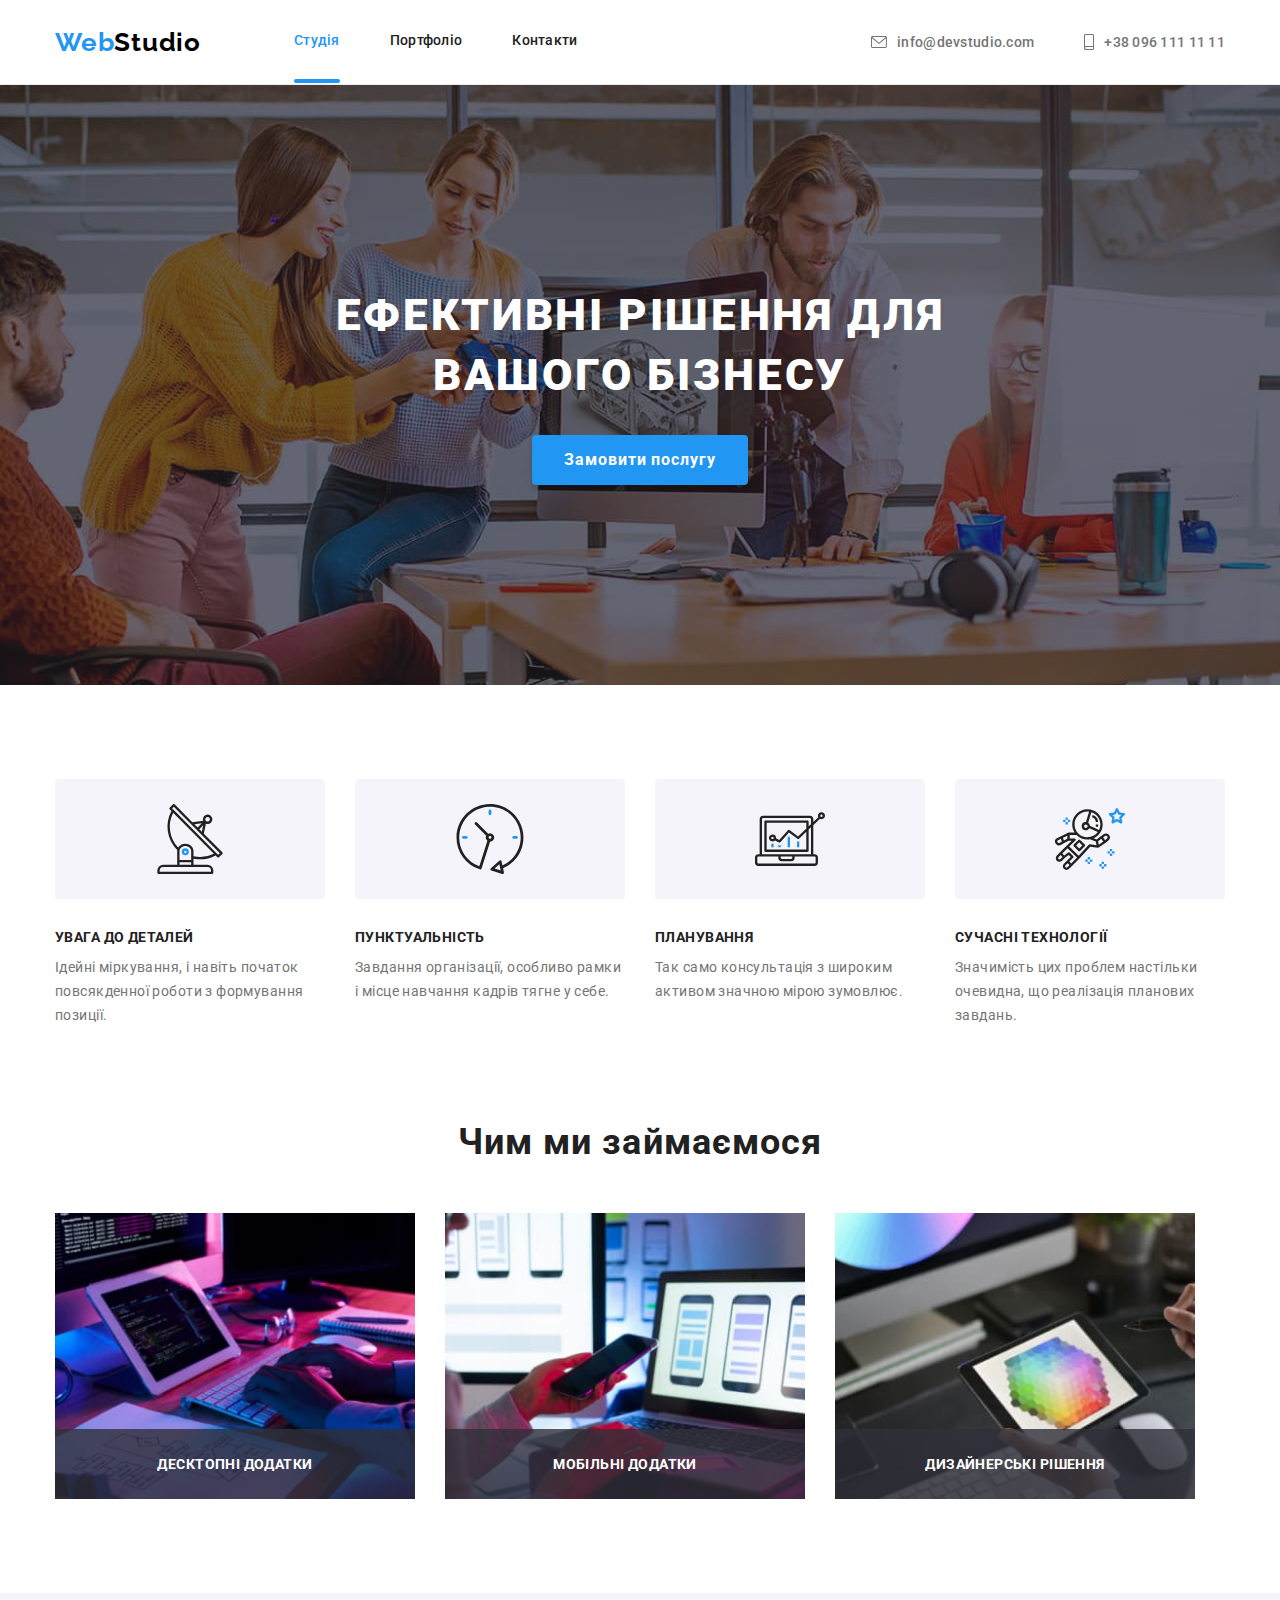
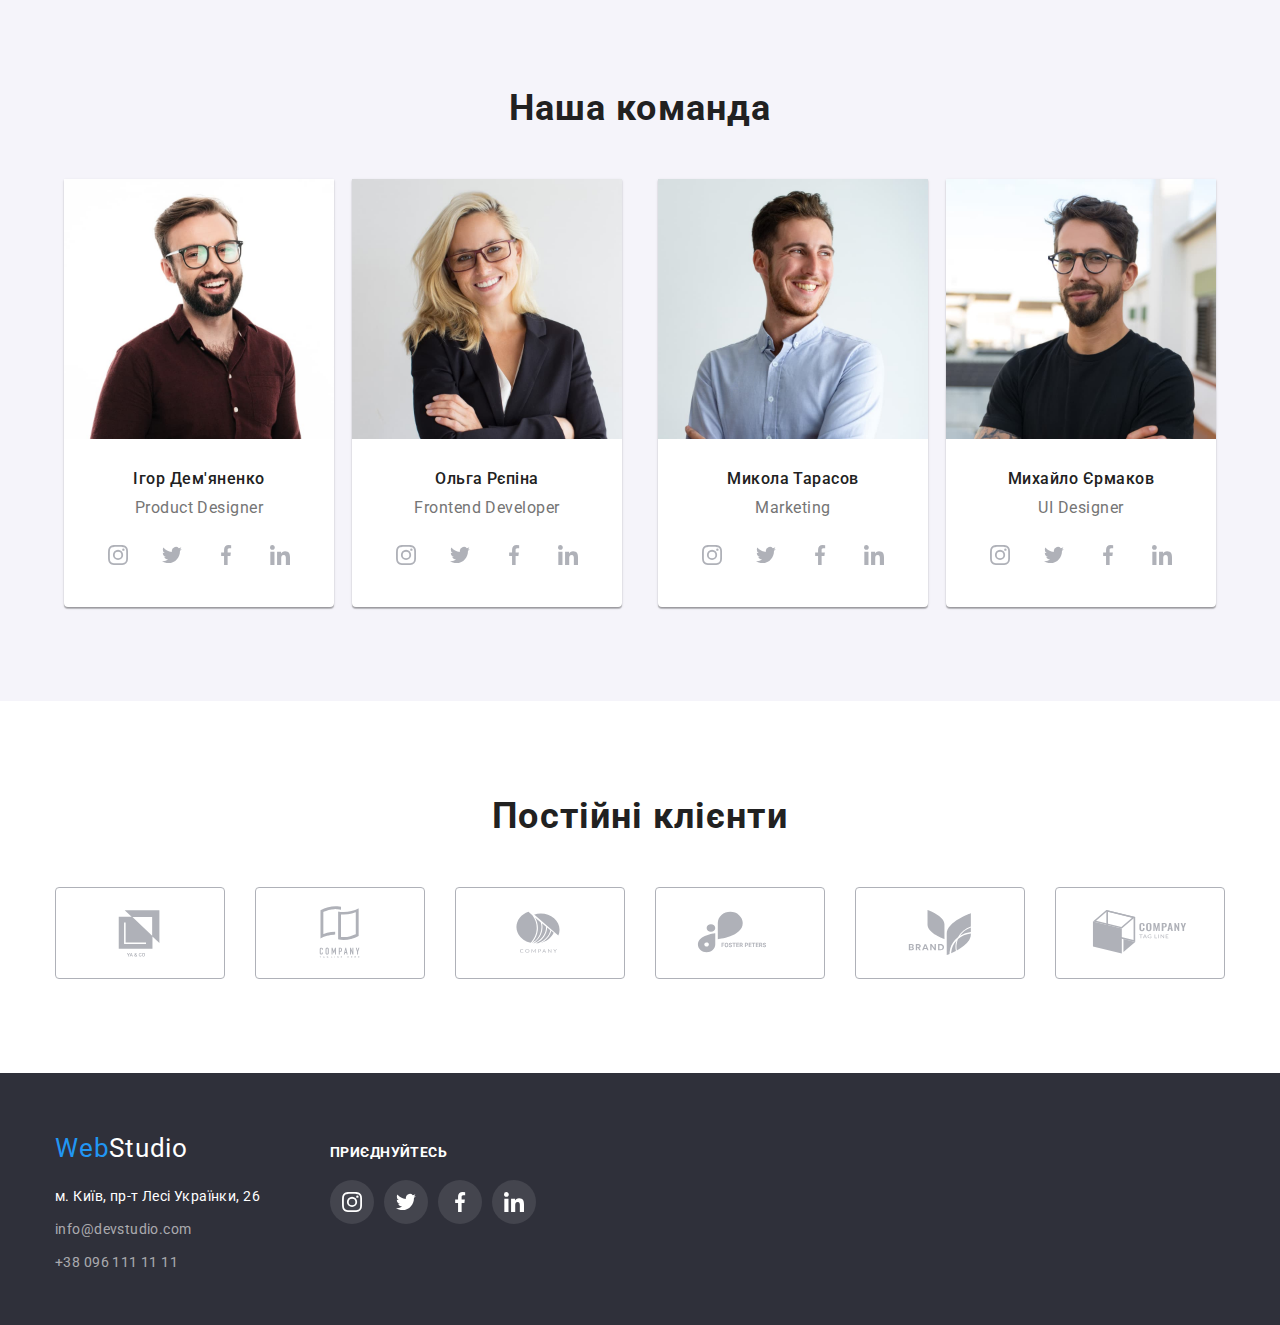
<file: index.html>
<!DOCTYPE html>
<html lang="uk">

<head>
    <meta charset="UTF-8">
    <meta http-equiv="X-UA-Compatible" content="IE=edge">
    <meta name="viewport" content="width=device-width, initial-scale=1.0">
    <title>home-work5</title>

    <link rel="preconnect" href="https://fonts.googleapis.com">
    <link rel="preconnect" href="https://fonts.gstatic.com" crossorigin>
    <link
        href="https://fonts.googleapis.com/css2?family=Raleway:wght@700&family=Roboto:wght@400;500;700;900&display=swap"
        rel="stylesheet">
    <link rel="stylesheet"
        href="https://cdnjs.cloudflare.com/ajax/libs/modern-normalize/1.1.0/modern-normalize.min.css">
    <link rel="stylesheet" href="./css/styles.css" />
</head>

<body>
    <!-- Шапка та навігація -->
    <header class="header">
        <div class="container header-container">
            <nav class="header-nav">
                <a class="header-logo link" href="index.html">
                    Web<span class="header-studio link">Studio</span>
                </a>
                <ul class="site-nav list">
                    <li class="item"><a class="header-list-link link list-aktive-link curent" href="./">Студія</a></li>
                    <li class="item"><a class="header-list-link link list-aktive-link"
                            href="./portfolio.html">Портфоліо</a></li>
                    <li class="item"><a class="header-list-link link list-aktive-link" href="#contakts">Контакти</a>
                    </li>
                </ul>
            </nav>
            <ul class="header-contakt list">
                <li class="item ">
                    <a class="header-mail-link header-list-link item link list-aktive-link"
                        href="mailto:info@devstudio.com">
                        <svg class="contacts-icon" width="16px" height="12px">
                            <use href="./images/sotset.svg#icon-envelope"></use>
                        </svg>
                        info@devstudio.com
                    </a>
                </li>
                <li class="item "><a class="header-mail-link header-list-link item link list-aktive-link"
                        href="tel:+380961111111">

                        <svg class="contacts-icon" width="10px" height="16px">
                            <use href="./images/sotset.svg#icon-smartphone"></use>
                        </svg>
                        +38 096 111 11 11</a></li>
            </ul>
        </div>
    </header>
    <main>

        <section class="hero">
            <div class="geroy">
                <h1 class="hero-title">Ефективні рішення для вашого бізнесу</h1>

                <button class="hero-buton button carts-button" type="button" data-modal-open> Замовити послугу</button>
                <div class="backdrop is-hidden" data-modal>
                    <div class="modal">
                        <button class="button-close" type="button" data-modal-close>
                            <svg class="close" width="18px" height="18px">
                                <use href="./images/close.svg#icon-close"></use>
                            </svg>
                        </button>
                    </div>
                </div>
            </div>
        </section>
        <section class="about section">
            <div class="container">
                <ul class="about-list list">
                    <li class="item list-item icon-antenna">
                        <h3 class="about-list-text">УВАГА ДО ДЕТАЛЕЙ</h3>
                        <p class="about-list-text2">Ідейні міркування, і навіть початок повсякденної роботи з формування
                            позиції.</p>
                    </li>
                    <li class="item list-item icon-clock">
                        <h3 class="about-list-text">ПУНКТУАЛЬНІСТЬ</h3>
                        <p class="about-list-text2">Завдання організації, особливо рамки і місце навчання кадрів тягне у
                            себе.</p>
                    </li>

                    <li class="item list-item icon-diagram">
                        <h3 class="about-list-text">ПЛАНУВАННЯ</h3>
                        <p class="about-list-text2">Так само консультація з широким активом значною мірою зумовлює.</p>
                    </li>
                    <li class="item list-item icon-astronaut">
                        <h3 class="about-list-text">СУЧАСНІ ТЕХНОЛОГІЇ</h3>
                        <p class="about-list-text2">Значимість цих проблем настільки очевидна, що реалізація планових
                            завдань.</p>

                    </li>
                </ul>
        </section>
        <section class=" devaise">
            <div class="container">
                <h2 class="name-comands-text">Чим ми займаємося</h2>

                <ul class="devaise-ul list">
                    <li class="devaise-list-text">
                        <div class="img">
                            <img class="devaise-list-img" src="./images/img1.jpg" alt="робота за комп'ютером"
                                width="370" height="294">
                            <p class="descr">Десктопні додатки</p>
                        </div>
                        <div class="img">
                            <img class="devaise-list-img" src="./images/img2.jpg" alt="синхронізація ПК і тел"
                                width="370" height="294">
                            <p class="descr">Мобільні додатки</p>
                        </div>
                        <div class="img">
                            <img class="devaise-list-img" src="./images/img3.jpg" alt="спектр" width="370" height="294">
                            <p class="descr">Дизайнерські рішення</p>
                        </div>
                    </li>
                </ul>
            </div>
        </section>
        <section class="name-comands section">
            <div class="container">
                <h2 class="name-comands-text">Наша команда</h2>
                <ul class="name-comands-list list">
                    <li class="name-comands-programist">
                        <img class="name-comands-img" src="./images/Designer.jpg" alt="перший-член-команди" width="270">
                        <div class="container-commands-cart">
                            <h3 class="name-programist">Ігор Дем'яненко</h3>
                            <p class="name-profesion icon">Product Designer</p>
                            <ul class="sotset list">
                                <li class="social-item">
                                    <a class="link" href="https://www.instagram.com/">
                                        <svg class="sotset-icon" width="20px" height="20px">
                                            <use href="./images/sotset.svg#icon-instagram"></use>
                                        </svg>
                                    </a>
                                </li>
                                <li class="social-item">
                                    <a class="link" href="https://twitter.com/">
                                        <svg class="sotset-icon" width="20px" height="20px">
                                            <use href="./images/sotset.svg#icon-twitter"></use>
                                        </svg>
                                    </a>
                                </li>
                                <li class="social-item">
                                    <a class="link" href="https://www.facebook.com/">
                                        <svg class="sotset-icon" width="20px" height="20px">
                                            <use href="./images/sotset.svg#icon-facebook"></use>
                                        </svg>
                                    </a>
                                </li>
                                <li class="social-item">
                                    <a class="link" href="https://www.linkedin.com/">
                                        <svg class="sotset-icon" width="20px" height="20px">
                                            <use href="./images/sotset.svg#icon-linkedin"></use>
                                        </svg>
                                    </a>
                                </li>
                            </ul>


                    <li class="name-comands-programist">
                        <img class="name-comands-img" src="./images/Developer.jpg" alt="другий-член-команди"
                            width="270">
                        <div class="container-commands-cart">
                            <h3 class="name-programist">Ольга Рєпіна</h3>
                            <p class="name-profesion">Frontend Developer</p>
                            <ul class="sotset list">
                                <li class="social-item">
                                    <a class="link" href="https://www.instagram.com/">
                                        <svg class="sotset-icon" width="20px" height="20px">
                                            <use href="./images/sotset.svg#icon-instagram"></use>
                                        </svg>
                                    </a>
                                </li>
                                <li class="social-item">
                                    <a class="link" href="https://twitter.com/">
                                        <svg class="sotset-icon" width="20px" height="20px">
                                            <use href="./images/sotset.svg#icon-twitter"></use>
                                        </svg>
                                    </a>
                                </li>
                                <li class="social-item">
                                    <a class="link" href="https://www.facebook.com/">
                                        <svg class="sotset-icon" width="20px" height="20px">
                                            <use href="./images/sotset.svg#icon-facebook"></use>
                                        </svg>
                                    </a>
                                </li>
                                <li class="social-item">
                                    <a class="link" href="https://www.linkedin.com/">
                                        <svg class="sotset-icon" width="20px" height="20px">
                                            <use href="./images/sotset.svg#icon-linkedin"></use>
                                        </svg>
                                    </a>
                                </li>
                            </ul>


                    <li>
                    <li class="name-comands-programist">
                        <img class="name-comands-img" src="./images/Marketing.jpg" alt="третій-член-команди"
                            width="270">
                        <div class="container-commands-cart">
                            <h3 class="name-programist">Микола Тарасов</h3>
                            <p class="name-profesion">Marketing</p>
                            <ul class="sotset list">
                                <li class="social-item">
                                    <a class="link" href="https://www.instagram.com/">
                                        <svg class="sotset-icon" width="20px" height="20px">
                                            <use href="./images/sotset.svg#icon-instagram"></use>
                                        </svg>
                                    </a>
                                </li>
                                <li class="social-item">
                                    <a class="link" href="https://twitter.com/">
                                        <svg class="sotset-icon" width="20px" height="20px">
                                            <use href="./images/sotset.svg#icon-twitter"></use>
                                        </svg>
                                    </a>
                                </li>
                                <li class="social-item">
                                    <a class="link" href="https://www.facebook.com/">
                                        <svg class="sotset-icon" width="20px" height="20px">
                                            <use href="./images/sotset.svg#icon-facebook"></use>
                                        </svg>
                                    </a>
                                </li>
                                <li class="social-item">
                                    <a class="link" href="https://www.linkedin.com/">
                                        <svg class="sotset-icon" width="20px" height="20px">
                                            <use href="./images/sotset.svg#icon-linkedin"></use>
                                        </svg>
                                    </a>
                                </li>
                            </ul>
                    <li class="name-comands-programist">
                        <img class="name-comands-img" src="./images/UI-Designer.jpg" alt="четвертий-член-команди"
                            width="270">
                        <div class="container-commands-cart">
                            <h3 class="name-programist">Михайло Єрмаков</h3>
                            <p class="name-profesion">UI Designer</p>

                            <ul class="sotset list">
                                <li class="social-item">
                                    <a class="link" href="https://www.instagram.com/">
                                        <svg class="sotset-icon" width="20px" height="20px">
                                            <use href="./images/sotset.svg#icon-instagram"></use>
                                        </svg>
                                    </a>
                                </li>
                                <li class="social-item">
                                    <a class="link" href="https://twitter.com/">
                                        <svg class="sotset-icon" width="20px" height="20px">
                                            <use href="./images/sotset.svg#icon-twitter"></use>
                                        </svg>
                                    </a>
                                </li>
                                <li class="social-item">
                                    <a class="link" href="https://www.facebook.com/">
                                        <svg class="sotset-icon" width="20px" height="20px">
                                            <use href="./images/sotset.svg#icon-facebook"></use>
                                        </svg>
                                    </a>
                                </li>
                                <li class="social-item">
                                    <a class="link" href="https://www.linkedin.com/">
                                        <svg class="sotset-icon" width="20px" height="20px">
                                            <use href="./images/sotset.svg#icon-linkedin"></use>
                                        </svg>
                                    </a>
                                </li>
                            </ul>
                        </div>
                    </li>
                </ul>
            </div>
        </section>
        <section class="section">
            <div class="container">

                <h2 class="name-comands-text">Постійні клієнти</h2>
                <ul class="client list">
                    <li>
                        <a href="" class="permanent-clients link">
                            <svg class="svg-icon" width="106px" height="60px">
                                <use href="./images/sotset.svg#icon-Client1"></use>
                            </svg>
                        </a>
                    </li>
                    <li>
                        <a href="" class=" permanent-clients link">
                            <svg class="svg-icon" width="106px" height="60px">
                                <use href="./images/sotset.svg#icon-Client2"></use>
                            </svg>
                        </a>
                    </li>
                    <li>
                        <a href="" class="permanent-clients link">
                            <svg class="svg-icon" width="106px" height="60px">
                                <use href="./images/sotset.svg#icon-Client3"></use>
                            </svg>
                        </a>
                    </li>
                    <li>
                        <a href="" class="permanent-clients link">
                            <svg class="svg-icon" width="106px" height="60px">
                                <use href="./images/sotset.svg#icon-Client4"></use>
                            </svg>
                        </a>
                    </li>
                    <li>
                        <a href="" class=" permanent-clients link">
                            <svg class="svg-icon" width="106px" height="60px">
                                <use href="./images/sotset.svg#icon-Client5"></use>
                            </svg>
                        </a>
                    </li>
                    <li>
                        <a href="" class="permanent-clients link">
                            <svg class="svg-icon" width="106px" height="60px">
                                <use href="./images/sotset.svg#icon-Client6"></use>
                            </svg>
                        </a>
                    </li>
                </ul>
            </div>
        </section>
    </main>
    <footer class="footer">
        <div class="container footer-container">
            <div class="ft-info">
                <a class="footer-logo link" href="index.html">
                    Web<span class="footer-logo-studio">Studio</span>
                </a>
                <address id="contakts" class="footer-adres">
                    <ul class="footer-ul list">
                        <li class="item"><a class="footer-list-item list-aktive-link link"
                                href="https://goo.gl/maps/NmpcZfHMNgNycroPA">м.
                                Київ,
                                пр-т Лесі Українки, 26</a></li>
                        <li class="item"><a class="footer-item list-aktive-link link"
                                href="mail:info@devstudio.com">info@devstudio.com</a>
                        </li>
                        <li class="item"><a class="footer-item list-aktive-link link" href="tel:+380961111111">+38 096
                                111 11 11</a></li>
                    </ul>
                </address>
            </div>
            <div class="ft-info">
                <h2 class="priednuysa">приєднуйтесь</h2>
                <ul class="social-ul list">
                    <li class="social-item-ft">
                        <a href="" class="link-icon link">
                            <svg width="20px" height="20px">
                                <use href="./images/sotset.svg#icon-instagram"></use>
                            </svg>
                        </a>
                    </li>
                    <li class="social-item-ft">
                        <a href="" class="link-icon link">
                            <svg width="20px" height="20px">
                                <use href="./images/sotset.svg#icon-twitter"></use>
                            </svg>
                        </a>
                    </li>
                    <li class="social-item-ft">
                        <a href="" class="link-icon link">
                            <svg width="20px" height="20px">
                                <use href="./images/sotset.svg#icon-facebook"></use>
                            </svg>
                        </a>
                    </li>
                    <li class="social-item-ft">
                        <a href="" class="link-icon link">
                            <svg class="sotset-icon" width="20px" height="20px">
                                <use href="./images/sotset.svg#icon-linkedin"></use>
                            </svg>
                        </a>
                    </li>

                </ul>

            </div>
        </div>
    </footer>
    <script src="./js/modal.js"></script>
</body>

</html>
</file>
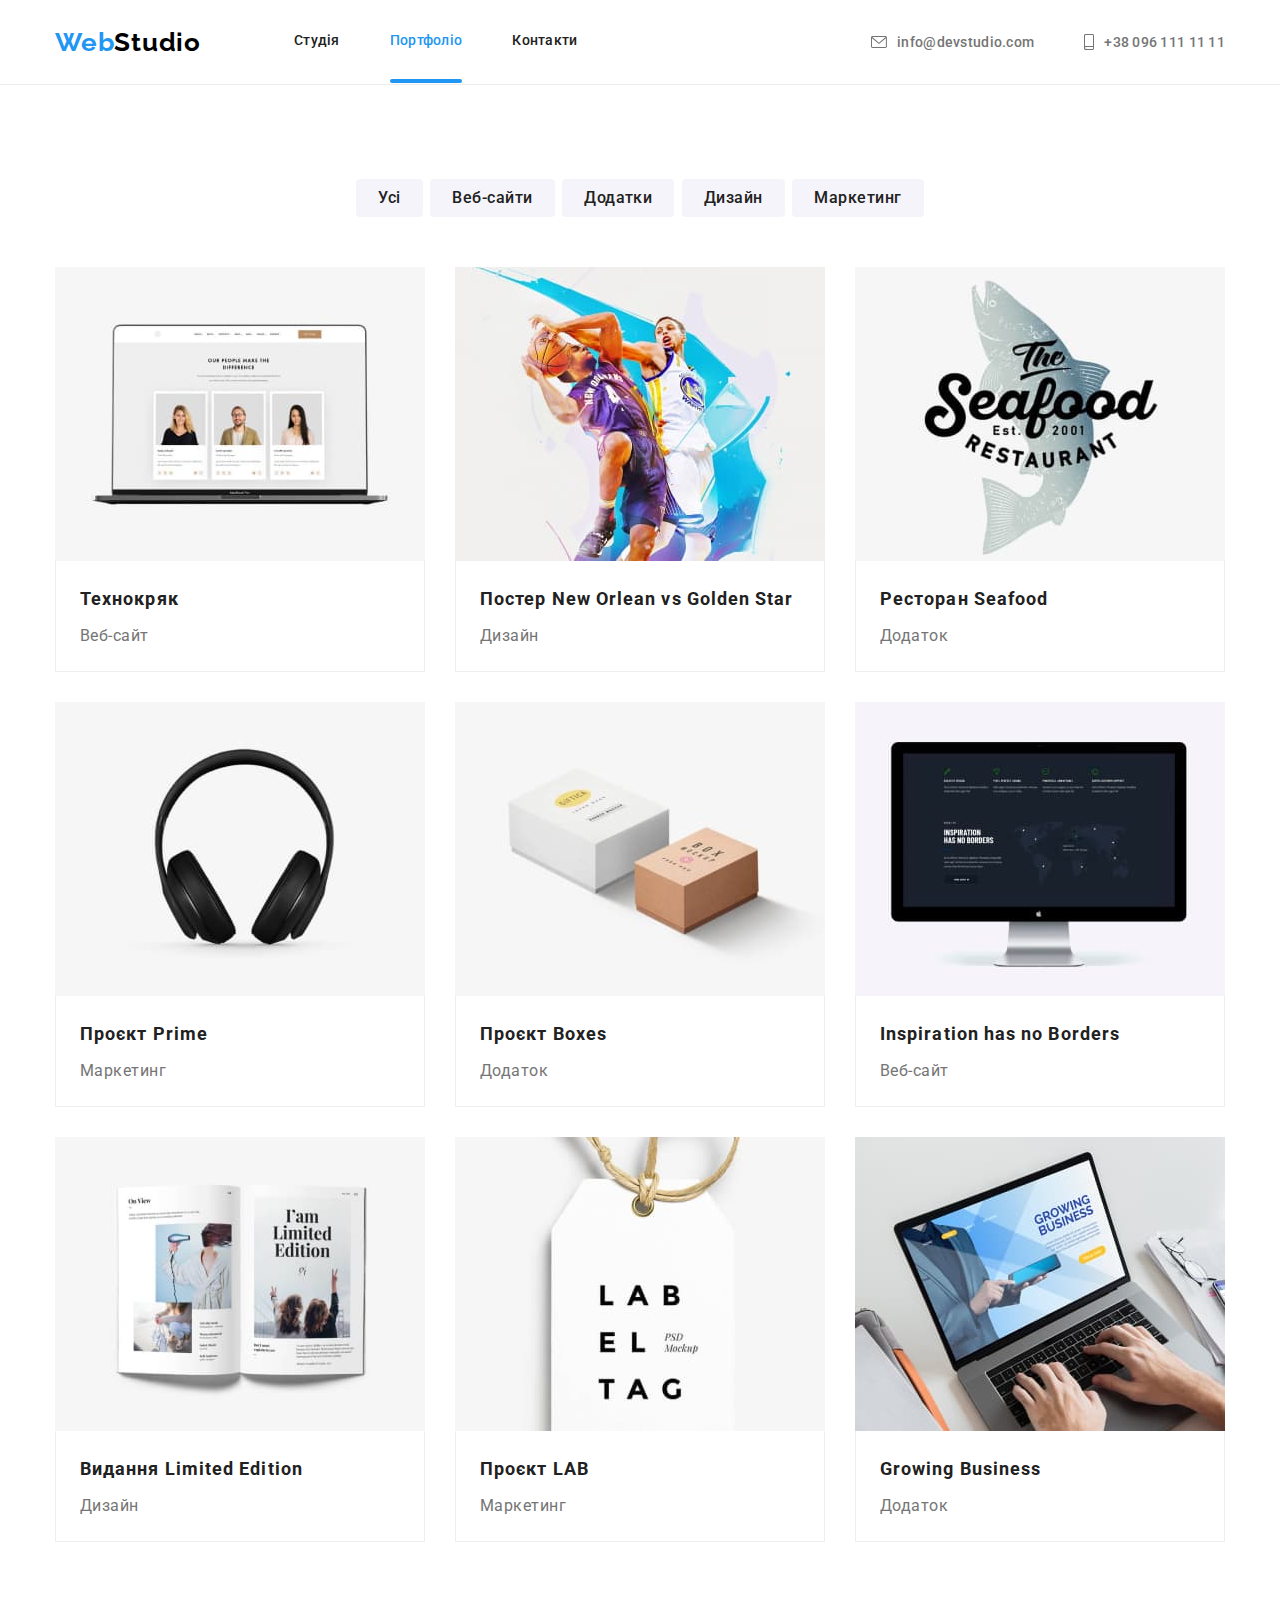
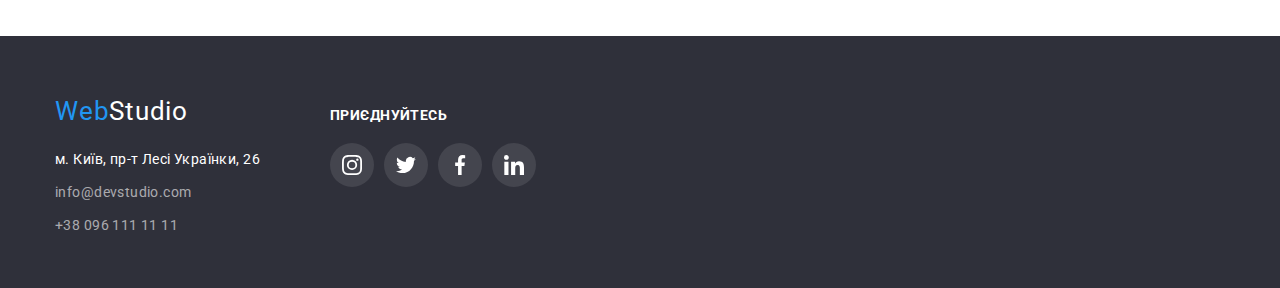
<file: portfolio.html>
<!DOCTYPE html>
<html lang="uk">

<head>
    <meta charset="UTF-8">
    <meta http-equiv="X-UA-Compatible" content="IE=edge">
    <meta name="viewport" content="width=device-width, initial-scale=1.0">
    <title>home-work5</title>
    <link rel="preconnect" href="https://fonts.googleapis.com">
    <link rel="preconnect" href="https://fonts.gstatic.com" crossorigin>
    <link
        href="https://fonts.googleapis.com/css2?family=Raleway:wght@700&family=Roboto:wght@400;500;700;900&display=swap"
        rel="stylesheet">
    <link rel="stylesheet"
        href="https://cdnjs.cloudflare.com/ajax/libs/modern-normalize/1.1.0/modern-normalize.min.css">
    <link rel="stylesheet" href="./css/styles.css" />
</head>

<body>
    <!-- Шапка та навігація -->
    <header class="header">
        <div class="container header-container">
            <nav class="header-nav">
                <a class="header-logo link" href="index.html">
                    Web<span class="header-studio link">Studio</span>
                </a>
                <ul class="site-nav list">
                    <li class="item"><a class="header-list-link link list-aktive-link"
                            href="./">Студія</a></li>
                    <li class="item"><a class="header-list-link link list-aktive-link curent"
                            href="./portfolio.html" >Портфоліо</a></li>
                    <li class="item"><a class="header-list-link link list-aktive-link"
                            href="#contakts">Контакти</a></li>
                </ul>
            </nav>
            <ul class="header-contakt list">
                <li class="item ">
                  <a class="header-mail-link header-list-link item link list-aktive-link" href="mailto:info@devstudio.com">
                    <svg class="contacts-icon" width="16px" height="12px">
                      <use href="./images/sotset.svg#icon-envelope"></use>
                    </svg>
                    info@devstudio.com
                  </a>
                </li>
                <li class="item "><a class="header-mail-link header-list-link item link list-aktive-link" href="tel:+380961111111">
                    
                    <svg class="contacts-icon" width="10px" height="16px">
                      <use href="./images/sotset.svg#icon-smartphone"></use>
                    </svg>
                    +38 096 111 11 11</a></li>
              </ul>
        </div>
    </header>
    <main>
        <section class="section">
            <div class="container">
                <h1 class="visually-hidden">Портфоліо</h1>
                <ul class="client-list list">
                    <li class="item"> <button class="button-portholio button" type="button">Усі</button> </li>
                    <li class="item"> <button class="button-portholio button" type="button">Веб-сайти</button> </li>
                    <li class="item"> <button class="button-portholio button" type="button">Додатки</button> </li>
                    <li class="item"> <button class="button-portholio button" type="button">Дизайн</button> </li>
                    <li class="item"> <button class="button-portholio button" type="button"> Маркетинг</button></li>
                </ul>
                <ul class="list portfolio-blok">
                    <li class="portholio-item">
                        <a href="" class="link">
                            <div class="poster">
                        <img class="poster-img" src="./images/Web-site.jpg" alt="" width="370" height="294">
                        <p class="poster-list">Ресурс пропонує комплексні пропозиції з різним рівнем функціоналу та сервісів. Все це дозволить відвідувачу отримати вичерпні відомості про компанію чи приватну особу.</p>
                    </div>
                        <div class="container-cards">
                        <h2 class="poster-text">Технокряк</h2>
                        <p class="poster-text2">Веб-сайт</p>
                        </div>
                        </a>
                    </li>
                    <li class="portholio-item">
            <a href="" class="link">
                <div class="poster">
                        <img class="poster-img" src="./images/New-Orlean-vs-Golden-Star.jpg" alt="" width="370"
                            height="294">
                            <p class="poster-list">Ресурс пропонує комплексні пропозиції з різним рівнем функціоналу та сервісів. Все це дозволить відвідувачу отримати вичерпні відомості про компанію чи приватну особу.</p>
                        </div>
                            <div class="container-cards">
                        <h2 class="poster-text">Постер New Orlean vs Golden Star</h2>
                        <p class="poster-text2">Дизайн</p>
                        </div>
                        </a>
                    </li>
                    
                    <li class="portholio-item">
                        <a href="" class="link">
                            <div class="poster">
                        <img class="poster-img" src="./images/Seafood.jpg" alt="" width="370" height="294">
                        <p class="poster-list">Ресурс пропонує комплексні пропозиції з різним рівнем функціоналу та сервісів. Все це дозволить відвідувачу отримати вичерпні відомості про компанію чи приватну особу.</p>
                    </div>
                        <div class="container-cards">
                        <h2 class="poster-text">Ресторан Seafood</h2>
                        <p class="poster-text2">Додаток</p>
                        </div>
                        </a>
                    </li>
                    
                    <li class="portholio-item">
                        <a href="" class="link">
                            <div class="poster">
                        <img class="poster-img" src="./images/Prime.jpg" alt="" width="370" height="294">
                        <p class="poster-list">Ресурс пропонує комплексні пропозиції з різним рівнем функціоналу та сервісів. Все це дозволить відвідувачу отримати вичерпні відомості про компанію чи приватну особу.</p>
                    </div>
                        <div class="container-cards">
                        <h2 class="poster-text">Проєкт Prime</h2>
                        <p class="poster-text2">Маркетинг</p>
                        </div>
                        </a>
                    </li>
                    
                    <li class="portholio-item">
                        <a href="" class="link">
                            <div class="poster">
                        <img class="poster-img" src="./images/Boxes.jpg" alt="" width="370" height="294">
                        <p class="poster-list">Ресурс пропонує комплексні пропозиції з різним рівнем функціоналу та сервісів. Все це дозволить відвідувачу отримати вичерпні відомості про компанію чи приватну особу.</p>
                    </div>
                        <div class="container-cards">
                        <h2 class="poster-text">Проєкт Boxes</h2>
                        <p class="poster-text2">Додаток</p>
                        </div>
                        </a>
                    </li>
                    
                    <li class="portholio-item">
                        <a href="" class="link">
                            <div class="poster">
                        <img class="poster-img" src="./images/Inspiration-has-no-Borders.jpg" alt="" width="370"
                            height="294">
                            <p class="poster-list">Ресурс пропонує комплексні пропозиції з різним рівнем функціоналу та сервісів. Все це дозволить відвідувачу отримати вичерпні відомості про компанію чи приватну особу.</p>
                        </div>
                            <div class="container-cards">
                        <h2 class="poster-text">Inspiration has no Borders</h2>
                        <p class="poster-text2">Веб-сайт</p>
                        </div>
                        </a>
                    </li>
                    
                    <li class="portholio-item">
                        <a href="" class="link">
                            <div class="poster">
                        <img class="poster-img" src="./images/Limited-Edition.jpg" alt="" width="370" height="294">
                        <p class="poster-list">Ресурс пропонує комплексні пропозиції з різним рівнем функціоналу та сервісів. Все це дозволить відвідувачу отримати вичерпні відомості про компанію чи приватну особу.</p>
                    </div>
                        <div class="container-cards">
                        <h2 class="poster-text">Видання Limited Edition</h2>
                        <p class="poster-text2">Дизайн</p>
                        </div>
                        </a>
                    </li>
                    
                    <li class="portholio-item">
                        <a href="" class="link">
                            <div class="poster">
                        <img class="poster-img" src="./images/LAB.jpg" alt="" width="370" height="294">
                        <p class="poster-list">Ресурс пропонує комплексні пропозиції з різним рівнем функціоналу та сервісів. Все це дозволить відвідувачу отримати вичерпні відомості про компанію чи приватну особу.</p>
                    </div>
                        <div class="container-cards">
                        <h3 class="poster-text">Проєкт LAB</h3>
                        <p class="poster-text2">Маркетинг</p>
                        </div>
                        </a>
                    </li>
                    
                    <li class="portholio-item">
                        <a href="" class="link">
                            <div class="poster">
                        <img class="poster-img" src="./images/Growing-Business.jpg" alt="" width="370" height="294">
                        <p class="poster-list">Ресурс пропонує комплексні пропозиції з різним рівнем функціоналу та сервісів. Все це дозволить відвідувачу отримати вичерпні відомості про компанію чи приватну особу.</p>
                    </div>
                        <div class="container-cards">
                        <h2 class="poster-text">Growing Business</h2>
                        <p class="poster-text2">Додаток</p>
                        </div>
                        </a>
                    </li>
                </ul>
            </div>
        </section>
    </main>
    <footer class="footer">
        <div class="container footer-container">
            <div class="ft-info">
                <a class="footer-logo link" href="index.html">
                    Web<span class="footer-logo-studio">Studio</span>
                </a>
                <address id="contakts" class="footer-adres">
                    <ul class="footer-ul list">
                        <li class="item"><a class="footer-list-item list-aktive-link link"
                                href="https://goo.gl/maps/NmpcZfHMNgNycroPA">м.
                                Київ,
                                пр-т Лесі Українки, 26</a></li>
                        <li class="item"><a class="footer-item list-aktive-link link"
                                href="mail:info@devstudio.com">info@devstudio.com</a>
                        </li>
                        <li class="item"><a class="footer-item list-aktive-link link" href="tel:+380961111111">+38 096
                                111 11 11</a></li>
                    </ul>
                </address>
            </div>
            <div class="ft-info">
                <h2 class="priednuysa">приєднуйтесь</h2>
                <ul class="social-ul list">
                    <li class="social-item-ft">
                        <a href="" class="link-icon link">
                            <svg width="20px" height="20px">
                                <use href="./images/sotset.svg#icon-instagram"></use>
                            </svg>
                        </a>
                    </li>
                    <li class="social-item-ft">
                        <a href="" class="link-icon link">
                            <svg width="20px" height="20px">
                                <use href="./images/sotset.svg#icon-twitter"></use>
                                </svg>
                        </a>
                    </li>
                    <li class="social-item-ft">
                        <a href="" class="link-icon link">
                            <svg width="20px" height="20px">
                                <use href="./images/sotset.svg#icon-facebook"></use>
                            </svg>
                        </a>
                    </li>
                    <li class="social-item-ft">
                        <a href="" class="link-icon link">
                            <svg class="sotset-icon" width="20px" height="20px">
                                <use href="./images/sotset.svg#icon-linkedin"></use>
                            </svg>
                        </a>
                    </li>

                </ul>

            </div>
        </div>
    </footer>
    <script src="./js/modal.js"></script>
</body>

</html>
</file>
<file: css/styles.css>
:root {
  --bg-header-color: #fff;
  --text-section-footer-color: #fff;
  --bg-color: #f5f5f5;
  --bg-screan-footer-color: #2f303a;
  --focus-color: #2196f3;
  --accent-color: #2196f3;
  --o-nas-color: #757575;
  --title-text-color: #212121;
  --comands-color: #f5f4fa;
  --logo-studia-color: #0000;
  --header-studio-color: #000000;
   --border-cards-color: #EEEEEE;
   --icon-currentColor: #AFB1B8;
   --icon-accent-partners-color:#2196F3;
    --icon-social-accent-color:#fff;
  }
 body {
  
   font-family: 'Roboto' , sans-serif ;
   background-color: var(--bg-header-color);
    fill: var(--icon-currentColor)
  }
/* header */
.list {
  list-style-type: none;
  padding: 0;
  margin: 0;
  
}
.container{
  padding-left: 15px;
  padding-right: 15px;
  width: 1200px;
  margin-left: auto;
  margin-right: auto;
}
h1, h2, h3, p {
  margin-top: 0;
  margin-bottom: 0;
}
.header {
  border-bottom: 1px solid #ECECEC;
}
  .header-nav{
display: flex;
align-items:center ;

  }
 
.header-container {
  display: flex;
align-items:center ;
}

.header-contakt {
  display: flex;
  margin-left: auto;
  
}

.header-contakt .item + .item {
  margin-left: 50px;
}
.site-nav{
  display: flex;
  margin-left: 93px;
}
.site-nav .item + .item{
 
  margin-left: 50px;
}
.site-nav .header-list-link {
  display: block;
 padding-top: 32px;
 padding-bottom: 32px;
}


.button {
  cursor: pointer;
}
.header-logo {
  font-family: "Raleway", sans-serif;
  font-weight: 700;
  font-size: 26px;
  line-height: calc(31 / 26);
  letter-spacing: 0.03em;
  color: var(--accent-color);
}

.header-studio {
  color: var(--header-studio-color);
}
.link {
  text-decoration: none;
}
img {
    display: block;
    max-width: 100%;
    height: auto;
}

.section {
  padding-top: 94px;
  padding-bottom: 94px;
}
.header-list-link {
  position: relative;
  font-weight: 500;
  font-size: 14px;
  line-height: calc(16 / 14);
  letter-spacing: 0.02em;
  color: var(--title-text-color);
  transition: color 250ms cubic-bezier(0.4, 0, 0.2, 1),
  fill 250ms cubic-bezier(0.4, 0, 0.2, 1);
}

.header-list-link:hover,
.header-list-link:focus {
  color: var(--focus-color);
  fill: var(--icon-accent-partners-color);
  
}
.curent {
  color: var(--focus-color);
}
.curent::after {
  content: "";
  display: block;
  opacity: 1;
  height: 4px;
  position: relative;
  border-radius: 2px;
  top: 31px;
  background-color: var(--accent-color);
}
/* иконки тел. и меил */
.contacts-icon {
  /* vertical-align: middle; */
	margin-right: 10px;
  fill: currentColor;
  /* transition: 250ms cubic-bezier(0.4, 0, 0.2, 1); */
}

.header-tel-link {
  font-weight: 500;
  font-size: 14px;
  line-height: calc(16 / 14);
  letter-spacing: 0.02em;
  color: var(--o-nas-color);
  
}
.header-mail-link {
  padding-top: 32px;
  padding-bottom: 32px;
  font-weight: 500;
  font-size: 14px;
  line-height: calc(16 / 14);
  letter-spacing: 0.02em;
  display: flex;
  align-items: center;
  color: var(--o-nas-color);
 
}
/* Заголовок */
.hero {
  text-align: center;
  padding-top: 200px;
  padding-bottom: 200px;
 background: var(--bg-screan-footer-color);

  
    max-width: 1600px;
    margin-left: auto;
    margin-right: auto;
    background-position: center;
    background-repeat: no-repeat;
    background-image: linear-gradient(rgba(47, 48, 58, 0.4),rgba(47, 48, 58, 0.4)),url(../images/geroy.jpg)
}
.hero-title {
  width: 694px;
  margin: 0 auto;
  margin-bottom: 30px;
  font-weight: 900;
  font-size: 44px;
  line-height: calc(60 / 44);
  letter-spacing: 0.06em;
  text-transform: uppercase;
  color: var(--bg-header-color);
}
.hero-buton {
  padding: 10px 32px;
  font-weight: 700;
  font-size: 16px;
  line-height: 30px;
  align-items: center;
  letter-spacing: 0.06em;
  color: #FFFFFF;
  background: #2196F3;
  box-shadow: 0px 4px 4px rgba(0, 0, 0, 0.15);
  border-radius: 4px;
  border: none;
  transition: background-color 250ms cubic-bezier(0.4, 0, 0.2, 1);
}

/* УВАГА ДО ДЕТАЛЕЙ */

.about-list{
display: flex;

}
.about-list .item:not(:last-child) {
margin-right: 30px;
}
.about-list .item{
  flex-basis: calc((100% - 90px) / 3);
}
.list-item::before{
display:block;
content:"" ;
height: 120px;
background-size: 70px;
background-repeat: no-repeat;
background-position: center;
background-color: #F5F4FA;
border-radius: 4px;
margin-bottom: 30px;
}
.icon-antenna::before{
  background-image:url(../images/antenna\ 1.svg)
}
.icon-clock::before{
  background-image: url(../images/clock\ 1.svg);
}
.icon-diagram::before{
  background-image: url(../images/diagram\ 1.svg);
}
.icon-astronaut::before{
  background-image: url(../images/astronaut\ 1.svg);
}
.about-list-text {
  margin-bottom: 10px;
  font-weight: 700;
  font-size: 14px;
  line-height: calc(16 / 14);
  letter-spacing: 0.03em;
  text-transform: uppercase;
  color: var(--title-text-color);
}
.about-list-text2 {
  margin-top: 0px;
  font-weight: 400;
  font-size: 14px;
  line-height: calc(24 / 14);
  letter-spacing: 0.03em;
 color:var(--o-nas-color)
  /* Чим ми займаємося */
}
.devaise-lis {
  font-weight: 700;
  font-size: 36px;
  line-height: calc(42 / 36);
  text-align: center;
  letter-spacing: 0.03em;
  color: var(--title-text-color);
}
.img {
  position: relative;
margin-right: 30px;
}
.devaise{
  padding-bottom: 94px;
}
.devaise-list-img{

}

.descr{
  position: absolute;
  padding: 27px;
  left: 0;
  right: 0;
  bottom: 0;
  font-weight: 700;
  font-size: 14px;
  line-height: 16px;
  text-align: center;
  letter-spacing: 0.03em;
  text-transform: uppercase;
  color: var(--text-section-footer-color);
  background: rgba(47, 48, 58, 0.8);
}
/* Наша команда */
.name-comands{
  background:var(--comands-color)
}

.name-comands-text {
  margin-bottom: 50px;
  height: 42px;
  font-weight: 700;
  font-size: 36px;
  line-height: calc(42 / 36);
  text-align: center;
  letter-spacing: 0.03em;
  color: var(--title-text-color);
}
.devaise-list-text{
  display: flex;
}

.name-comands-list {
  display: flex;
  justify-content: space-around;
  flex-direction: row;
}

.container-commands-cart{
padding: 30px 10px;
}

.name-programist {
  margin-bottom: 10px;
  font-weight: 500;
  font-size: 16px;
  line-height: calc(19 / 16);
  text-align: center;
  letter-spacing: 0.03em;
  color: var(--title-text-color);
}
.name-profesion {
  font-size: 16px;
  line-height: calc(19 / 16);
  text-align: center;
  letter-spacing: 0.03em;
  color: var(--o-nas-color);
}
.container-commands-cart .list{
    display: flex;
    justify-content: center;
    gap: 10px;
}
.social-item .link {
  display: flex;
  align-items: center;
  justify-content: center;
  width: 44px;
  height: 44px;
  fill: var(--icon-currentColor);
  border-radius: 50%;
  transition: background-color 250ms cubic-bezier(0.4, 0, 0.2, 1),
  fill 250ms cubic-bezier(0.4, 0, 0.2, 1);
   }
.link { 

}

.social-item .link:hover,
 .social-item .link:focus{
  fill: var(--icon-social-accent-color);
  background-color: var(--focus-color);
  /* border-radius: 50% */
}

.name-comands-programist {
  width: 270px;
  background: var(--bg-header-color);
  box-shadow: 0px 1px 3px rgba(0, 0, 0, 0.12), 0px 1px 1px rgba(0, 0, 0, 0.14),
    0px 2px 1px rgba(0, 0, 0, 0.2);
  border-radius: 0px 0px 4px 4px;
}
.sotset .social-item{
padding-top: 16px;
}
.client{
  display: flex;
  justify-content:center;
  gap: 30px;
 
}
.permanent-clients{
    display: flex;
    align-items: center;
    justify-content: center;
    width:170px;
    height: 92px;
    border: 1px solid #AFB1B8;
    border-radius: 4px;
    fill:var(--icon-currentColor);
    border: 1px solid var(--icon-currentColor);
    border-radius: 4px;
    fill: var(--icon-currentColor);
    transition: border-color 250ms cubic-bezier(0.4, 0, 0.2, 1),
    fill 250ms cubic-bezier(0.4, 0, 0.2, 1);

}
.permanent-clients:hover,
.permanent-clients:focus {
  fill: var(--icon-accent-partners-color);
  border-color: var(--icon-accent-partners-color);
  
  
  }
/* footer */
.footer {
  height: 252px;
  padding-top: 60px;
  padding-bottom: 60px;
  background: var(--bg-screan-footer-color);
}
.footer-logo {
  
  font-size: 26px;
  line-height: calc(31 / 26);
  letter-spacing: 0.03em;
  color: var(--accent-color);

}
.footer-logo-studio {
  color: var(--bg-header-color);
}
.list-aktive-link{
  transition:color 250ms cubic-bezier(0.4, 0, 0.2, 1);
  
}
.list-aktive-link:hover,
list-aktive-link:focus{
color: var(--accent-color);
}
.footer-ul{
  list-style-type: none;
  padding: 0;
  margin: 0;
}
.footer-ul .item + .item {
  margin-top: 9px;
}
.footer-adres {
  margin-top: 20px;
}
.footer-list-item {
   font-style: normal;
  font-weight: 400;
  font-size: 14px;
  line-height: calc(24 / 14);
  letter-spacing: 0.03em;
  color: var(--text-section-footer-color);
}
.footer-item {
  font-style: normal;
  font-weight: 400;
  font-size: 14px;
  line-height: 24px;
  letter-spacing: 0.03em;
  color: rgba(255, 255, 255, 0.6);
}
/* футер сотсети */

.social-ul{
  display: flex;
  justify-content: center;
  gap: 10px;
  /* left: 10px; */
  /* outline: 1px solid red; */
 }

 .footer-container {
  display: flex;
  align-items: baseline;
  gap: 70px;
 }
 .ft-info .social-ul {
  display: flex;
  justify-content: center;
  position: relative;
 }
 .social-ul .link-icon {
  display: flex;
    align-items: center;
    justify-content: center;
    width: 44px;
    height: 44px;
    fill: #fff;
    background-color: rgba(255, 255, 255, 0.1);
    border-radius: 50%
 }
 .priednuysa{
    font-size: 14px;
    line-height: calc(16/14);
    color: var(--text-section-footer-color);
    font-weight: 700;
    letter-spacing: 0.03em;
    text-transform: uppercase;
    margin-bottom: 20px;
 }
 .link-icon{
  transition: fill 250ms cubic-bezier(0.4, 0, 0.2, 1),
  background-color 250ms cubic-bezier(0.4, 0, 0.2, 1);
 }
 .link-icon:hover,
  .link-icon:focus{
  fill: var(--icon-social-accent-color);
    background-color: var(--focus-color);
    /* border-radius: 50% */
 }


/* Поттфолио */
.portfolio-blok{
  display: flex;
  flex-wrap: wrap;

}
.portholio-item {
  max-width: calc((100% - 60px)/3);
  margin-right: 30px;
}
.portholio-item:nth-child(n+4) {
  margin-top: 30px;
}
.portholio-item:nth-child(3n){
   margin-right: 0;
}
.portfolio-blok .poster{
  position: relative;
  overflow: hidden;
  
}
.portfolio-blok .poster-list{
  position: absolute;
  bottom: 0;
  left: 0;
  width: 100%;
  height: 100%;
  background: rgba(33, 150, 243, 0.9);
  color: var(--icon-social-accent-color);
  padding: 64px 24px;
  
  font-size: 18px;
  line-height: calc(28/18);
  letter-spacing: 0.03em;
  
  transform: translateY(100%);
  transition: transform 250ms cubic-bezier(0.4, 0, 0.2, 1);/
 
}
.portfolio-blok .portholio-item:hover .poster-list,
 .portfolio-blok .link:focus .poster-list{
  transform: translateY(0%);
  /* opacity: 1; */
 
}
/* .poster-list{
  position: relative;
}
.poster-list{
  position: absolute;
  width: 100%;
  height: 100%;
  bottom: 0;
  left: 0;
  padding: 64px 24px;
  font-weight: 400;
  font-size: 18px;
  line-height: 28px;
  letter-spacing: 0.03em;
  
  color: #FFFFFF;
  opacity: 0;
  

  
}
.poster-list:hover {
  
  opacity: 1;
  
} */

.visually-hidden {
    position: absolute;
    white-space: nowrap;
    width: 1px;
    height: 1px;
    overflow: hidden;
    border: 0;
    padding: 0;
    clip: rect(0 0 0 0);
    clip-path: inset(50%);
    margin: -1px;
  }
  .client-list{
  display: flex;
  justify-content: space-around;
  width: 575px;
  margin-bottom: 50px;
  margin-left: auto;
  margin-right: auto;
  
    

    }
    .button-portholio{
padding: 6px 22px;
border-radius: 4px;
border: none;
transition: background-color 250ms cubic-bezier(0.4, 0, 0.2, 1),
color 250ms cubic-bezier(0.4, 0, 0.2, 1),
box-shadow 250ms cubic-bezier(0.4, 0, 0.2, 1);
    }
 
.button-portholio:hover,
.button-portholio:focus {
    background-color: var(--focus-color);
    color: var(--bg-header-color);
    box-shadow: 0px 3px 1px rgba(0, 0, 0, 0.1), 0px 1px 2px rgba(0, 0, 0, 0.08), 0px 2px 2px rgba(0, 0, 0, 0.12);
    
}

.button-portholio {
    padding: 6px 22px;
    background-color: var(--comands-color);
    border-radius: 4px;
    border: none;
    font-weight: 500;
    font-size: 16px;
    line-height: 1.62;
    text-align: center;
    letter-spacing: 0.03em;
    color: var(--title-text-color);
    }
    {
  .all 
    padding: 6px 25px;
  }
.carts-button:hover,
.carts-button:focus {
  color: var(--bg-header-color);
  background: var(--accent-color);
  background: #188CE8;
  box-shadow: 0px 4px 4px rgba(0, 0, 0, 0.15);
  border-radius: 4px;
box-shadow: 0px 4px 4px rgba(0, 0, 0, 0.15);
border-radius: 4px
}
.commands-list-item {
  background-color: var(--bg-header-color);
  box-shadow: 0px 1px 3px rgba(0, 0, 0, 0.12), 0px 1px 1px rgba(0, 0, 0, 0.14),
    0px 2px 1px rgba(0, 0, 0, 0.2);
  border-radius: 0px 0px 4px 4px;
}
.container-cards{

 padding: 20px 24px;
 border: 1px solid var(--border-cards-color);
  border-top: none;
}
.portfolio-blok .link{
  display: block;
  transition: box-shadow 250ms cubic-bezier(0.4, 0, 0.2, 1);
  
}
.portfolio-blok .link:hover,
 .portfolio-blok .link:focus {
    box-shadow: 0px 1px 1px rgba(0, 0, 0, 0.12), 0px 4px 4px rgba(0, 0, 0, 0.06), 1px 4px 6px rgba(0, 0, 0, 0.16);
 }
 .portfolio-blok> .item:nth-child(n+4) {
    margin-top: 30px;
    }
    .portfolio-blok .item:nth-child(3n){
     margin-right: 0;
 }
.poster-text {
  margin-bottom: 4px;
  font-weight: 700;
  font-size: 18px;
  line-height: calc(36 / 18);
  letter-spacing: 0.06em;
  color: var(--title-text-color);
}
.poster-text2 {
  font-size: 16px;
  line-height: calc(30 / 16);
  letter-spacing: 0.03em;
  color: var(--o-nas-color);
}
.flex-container{
  display: flex;
  padding: 300px;
}
.buton{
  padding: 0;
  border: none;
}
.buton-icon{
  width: 44px;
  height: 44px;
  background: #FFFFFF;
  
}
.backdrop {
position: fixed;
top: 0px;
left: 0px;
width: 100%;
height: 100%;
background: rgba(0, 0, 0, 0.2);
z-index: 1;
transition: 250ms cubic-bezier(0.4, 0, 0.2, 1);


}
.backdrop.is-hidden{
  opacity: 0;
  pointer-events: none;
}
.modal{
  position: absolute;
  top: 50%;
  left: 50%;
  transform: translate(-50%, -50%);
  box-sizing: border-box;
  min-width: 528px;
  min-height: 581px;
  background-color: #fff;
  box-shadow: 0px 1px 3px rgb(0 0 0 / 12%), 0px 1px 1px rgb(0 0 0 / 14%), 0px 2px 1px rgb(0 0 0 / 20%);
  border-radius: 4px;


  
}
.button-close {
  position: absolute;
  display: flex;
  justify-content: center;
  align-items: center;
width: 30px;
height: 30px;
border-radius: 50%;
background-color: #F5F4FA;
border: 1px solid rgba(0, 0, 0, 0.1);
cursor: pointer;
top: 8px;
right: 8px;
fill: currentColor;
color: #000000;
}
</file>
